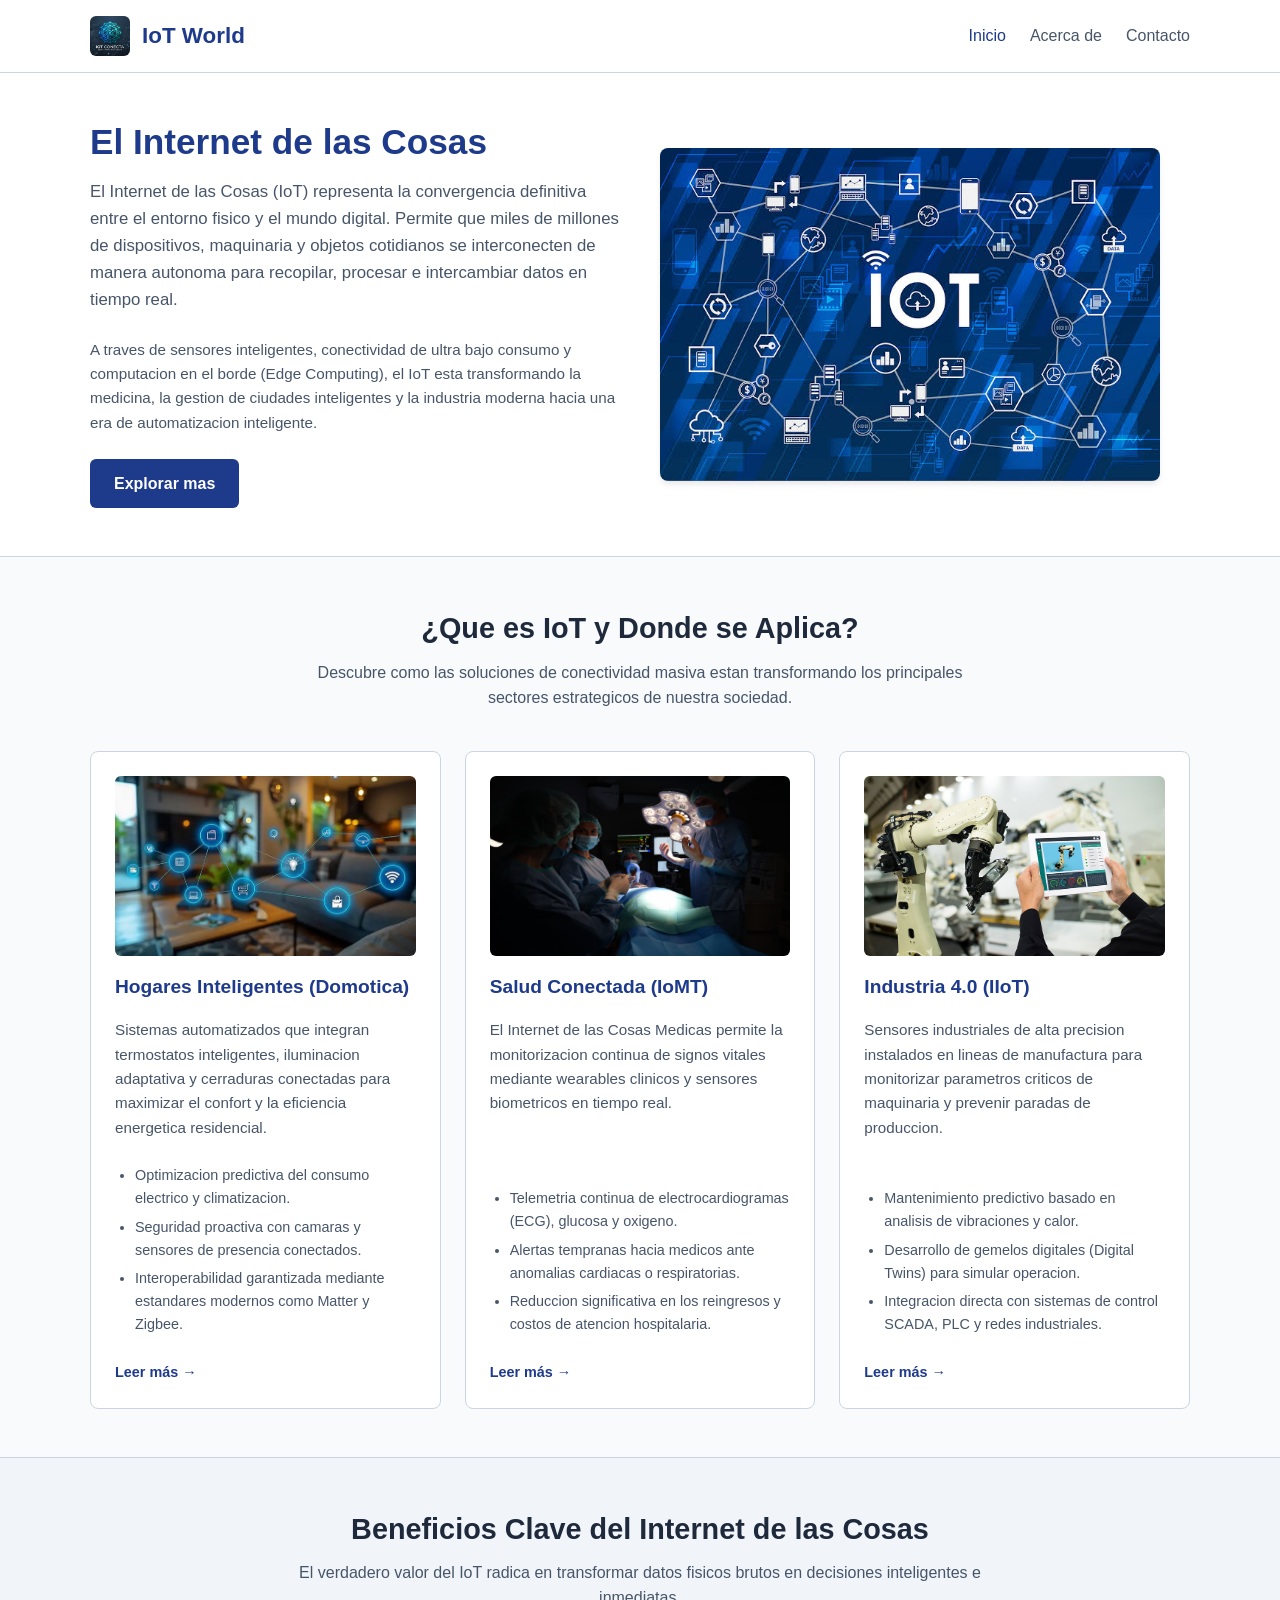
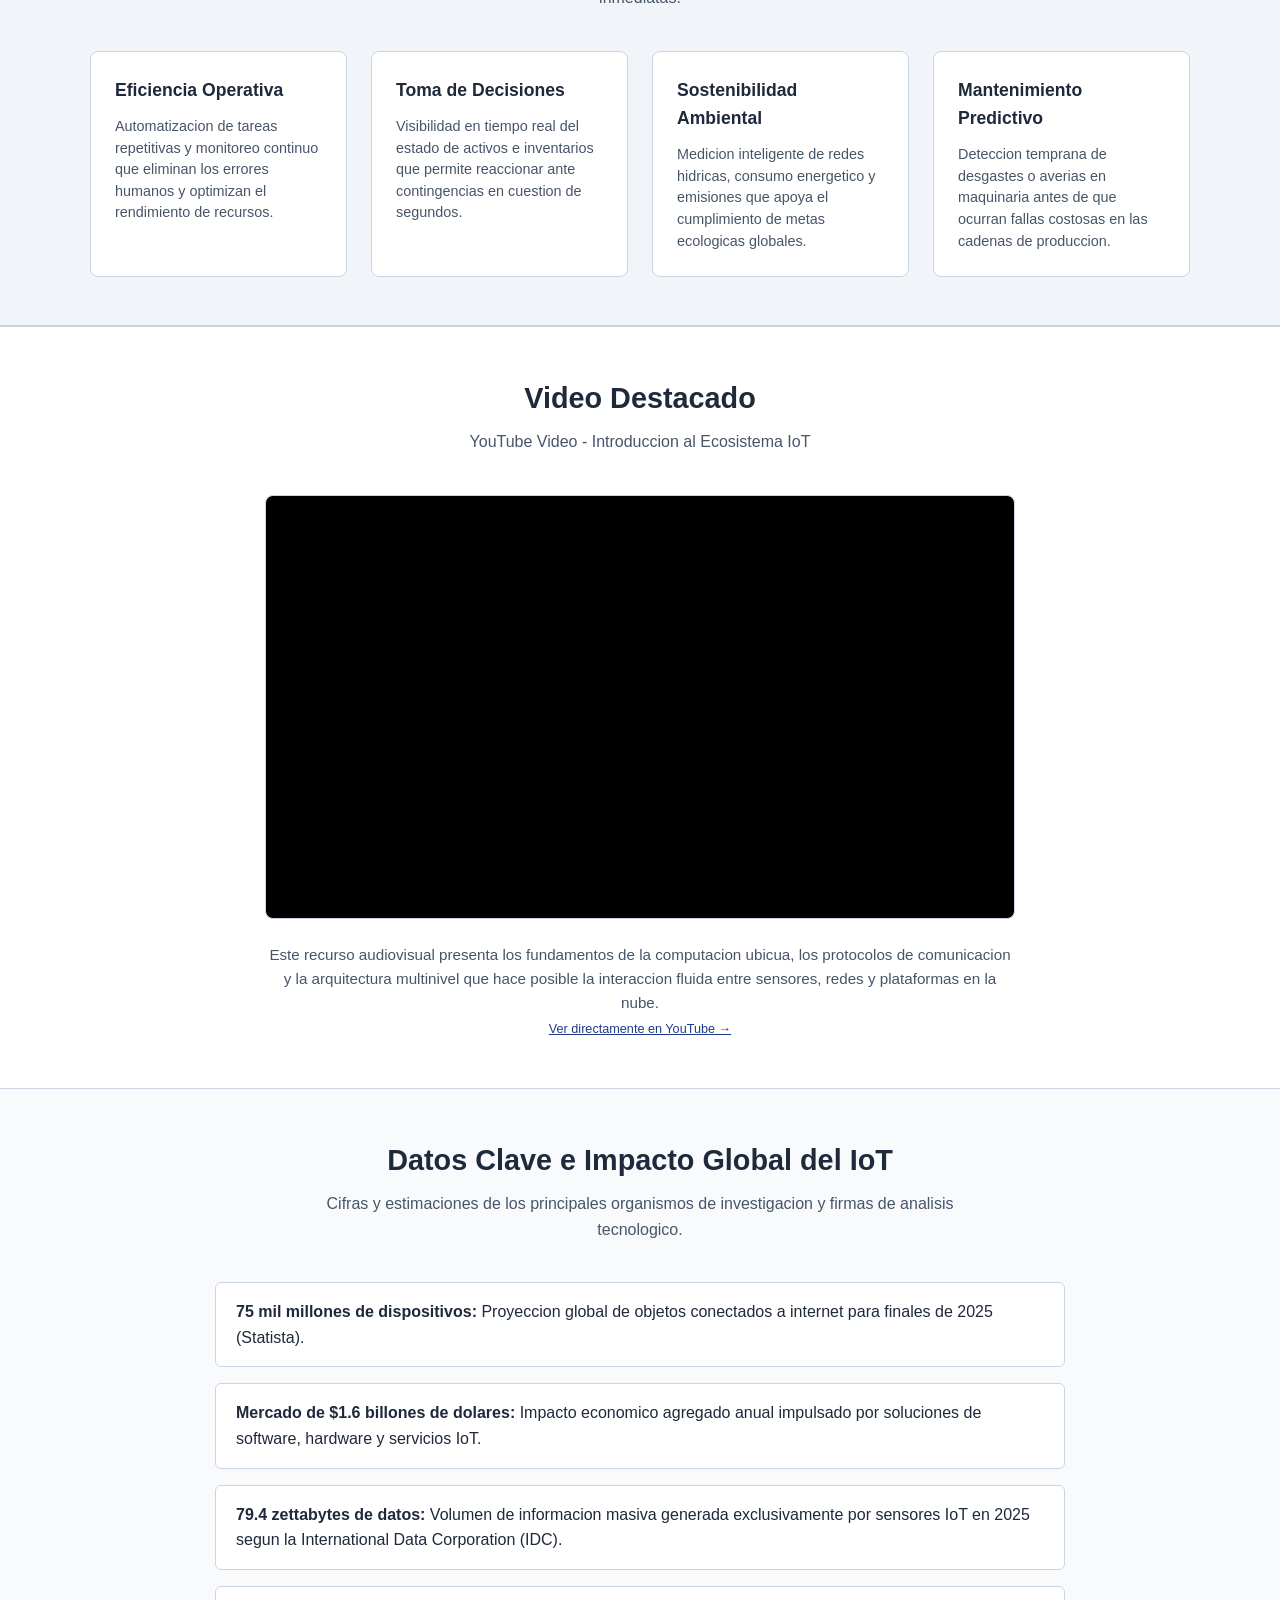
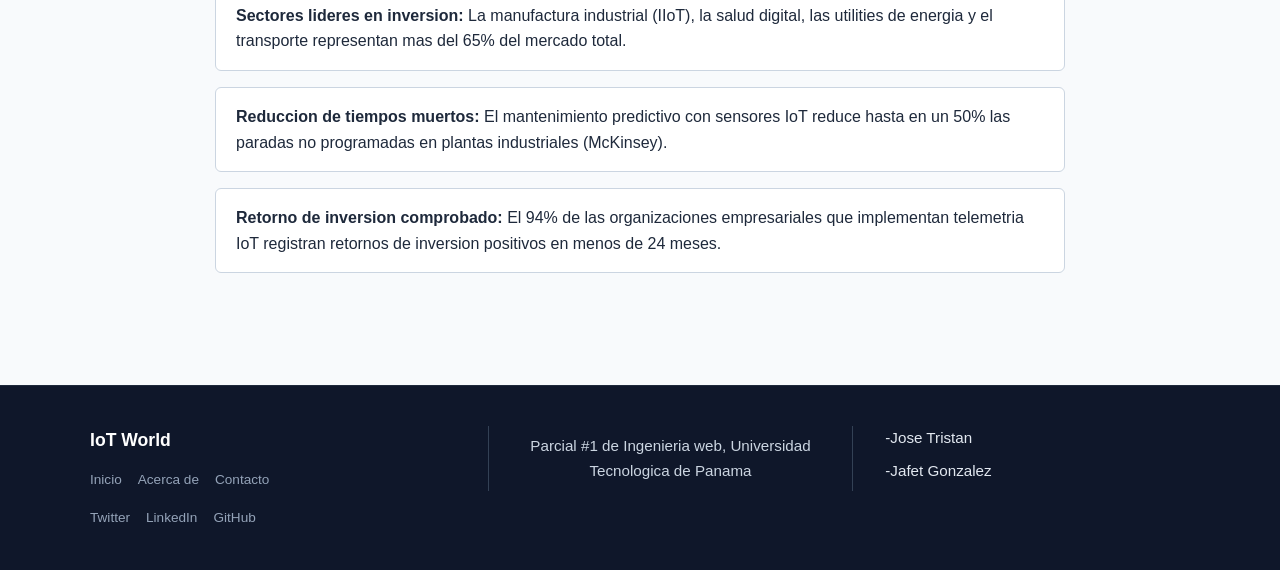
<file: html/index.html>
<!DOCTYPE html>
<html lang="es">
<head>
  <meta charset="UTF-8">
  <meta name="viewport" content="width=device-width, initial-scale=1.0">
  <meta name="referrer" content="strict-origin-when-cross-origin">
  <title>IoT World - El Internet de las Cosas</title>
  <link rel="stylesheet" href="../css/style.css">
</head>
<body>

  <!-- encabezado principal -->
  <header class="encabezado">
    <div class="contenedor barra-navegacion">
      <a href="index.html" class="logotipo">
        <img src="../img/logo.jpg" alt="logo iot world" class="imagen-logo">
        <span>IoT World</span>
      </a>
      <nav>
        <ul class="menu-navegacion">
          <li><a href="index.html" class="activo">Inicio</a></li>
          <li><a href="acerca.html">Acerca de</a></li>
          <li><a href="contacto.html">Contacto</a></li>
        </ul>
      </nav>
    </div>
  </header>

  <!-- seccion hero -->
  <section class="seccion-hero">
    <div class="contenedor fila-hero">
      <div class="hero-texto">
        <h1>El Internet de las Cosas</h1>
        <p>
          El Internet de las Cosas (IoT) representa la convergencia definitiva entre el entorno fisico y el mundo digital. Permite que miles de millones de dispositivos, maquinaria y objetos cotidianos se interconecten de manera autonoma para recopilar, procesar e intercambiar datos en tiempo real.
        </p>
        <p style="color: var(--color-texto-secundario); margin-bottom: 1.5rem; font-size: 0.95rem;">
          A traves de sensores inteligentes, conectividad de ultra bajo consumo y computacion en el borde (Edge Computing), el IoT esta transformando la medicina, la gestion de ciudades inteligentes y la industria moderna hacia una era de automatizacion inteligente.
        </p>
        <a href="#que-es-iot" class="boton-principal">Explorar mas</a>
      </div>
      <div class="hero-imagen">
        <img src="../img/portada.jpg" alt="concepto iot" class="imagen-portada">
      </div>
    </div>
  </section>

  <!-- seccion que es iot -->
  <section id="que-es-iot" class="seccion-que-es">
    <div class="contenedor">
      <div class="encabezado-seccion">
        <h2>¿Que es IoT y Donde se Aplica?</h2>
        <p>Descubre como las soluciones de conectividad masiva estan transformando los principales sectores estrategicos de nuestra sociedad.</p>
      </div>

      <div class="cuadricula-tarjetas">
        <article class="tarjeta">
          <img src="../img/hogaresInteligantes.jpg" alt="hogar inteligente" class="imagen-tarjeta">
          <h3>Hogares Inteligentes (Domotica)</h3>
          <p>
            Sistemas automatizados que integran termostatos inteligentes, iluminacion adaptativa y cerraduras conectadas para maximizar el confort y la eficiencia energetica residencial.
          </p>
          <ul class="lista-puntos">
            <li>Optimizacion predictiva del consumo electrico y climatizacion.</li>
            <li>Seguridad proactiva con camaras y sensores de presencia conectados.</li>
            <li>Interoperabilidad garantizada mediante estandares modernos como Matter y Zigbee.</li>
          </ul>
          <a href="https://www.mokosmart.com/es/iot-in-smart-home/" target="_blank" rel="noopener noreferrer" class="enlace-tarjeta">Leer más &rarr;</a>
        </article>

        <article class="tarjeta">
          <img src="../img/saludConectada.jpg" alt="salud conectada" class="imagen-tarjeta">
          <h3>Salud Conectada (IoMT)</h3>
          <p>
            El Internet de las Cosas Medicas permite la monitorizacion continua de signos vitales mediante wearables clinicos y sensores biometricos en tiempo real.
          </p>
          <ul class="lista-puntos">
            <li>Telemetria continua de electrocardiogramas (ECG), glucosa y oxigeno.</li>
            <li>Alertas tempranas hacia medicos ante anomalias cardiacas o respiratorias.</li>
            <li>Reduccion significativa en los reingresos y costos de atencion hospitalaria.</li>
          </ul>
          <a href="https://www.mokosmart.com/es/iot-in-smart-home/" target="_blank" rel="noopener noreferrer" class="enlace-tarjeta">Leer más &rarr;</a>
        </article>

        <article class="tarjeta">
          <img src="../img/industria4.0.jpg" alt="industria 4.0" class="imagen-tarjeta">
          <h3>Industria 4.0 (IIoT)</h3>
          <p>
            Sensores industriales de alta precision instalados en lineas de manufactura para monitorizar parametros criticos de maquinaria y prevenir paradas de produccion.
          </p>
          <ul class="lista-puntos">
            <li>Mantenimiento predictivo basado en analisis de vibraciones y calor.</li>
            <li>Desarrollo de gemelos digitales (Digital Twins) para simular operacion.</li>
            <li>Integracion directa con sistemas de control SCADA, PLC y redes industriales.</li>
          </ul>
          <a href="https://www.sas.com/es_co/insights/big-data/industry-4-0.html" target="_blank" rel="noopener noreferrer" class="enlace-tarjeta">Leer más &rarr;</a>
        </article>
      </div>
    </div>
  </section>

  <!-- seccion beneficios y pilares -->
  <section class="seccion-beneficios">
    <div class="contenedor">
      <div class="encabezado-seccion">
        <h2>Beneficios Clave del Internet de las Cosas</h2>
        <p>El verdadero valor del IoT radica en transformar datos fisicos brutos en decisiones inteligentes e inmediatas.</p>
      </div>

      <div class="cuadricula-beneficios">
        <article class="tarjeta-beneficio">
          <h3>Eficiencia Operativa</h3>
          <p>Automatizacion de tareas repetitivas y monitoreo continuo que eliminan los errores humanos y optimizan el rendimiento de recursos.</p>
        </article>

        <article class="tarjeta-beneficio">
          <h3>Toma de Decisiones</h3>
          <p>Visibilidad en tiempo real del estado de activos e inventarios que permite reaccionar ante contingencias en cuestion de segundos.</p>
        </article>

        <article class="tarjeta-beneficio">
          <h3>Sostenibilidad Ambiental</h3>
          <p>Medicion inteligente de redes hidricas, consumo energetico y emisiones que apoya el cumplimiento de metas ecologicas globales.</p>
        </article>

        <article class="tarjeta-beneficio">
          <h3>Mantenimiento Predictivo</h3>
          <p>Deteccion temprana de desgastes o averias en maquinaria antes de que ocurran fallas costosas en las cadenas de produccion.</p>
        </article>
      </div>
    </div>
  </section>

  <!-- seccion video destacado -->
  <section class="seccion-video">
    <div class="contenedor contenedor-video">
      <div class="encabezado-seccion">
        <h2>Video Destacado</h2>
        <p>YouTube Video - Introduccion al Ecosistema IoT</p>
      </div>

      <div class="reproductor-iframe">
        <iframe width="560" height="315" src="https://www.youtube.com/embed/c_7c0jbQTKE?si=JnKybMU4lvrzre_B" title="YouTube video player" frameborder="0" allow="accelerometer; autoplay; clipboard-write; encrypted-media; gyroscope; picture-in-picture; web-share" referrerpolicy="strict-origin-when-cross-origin" allowfullscreen></iframe>
      </div>
      <p class="video-pie">
        Este recurso audiovisual presenta los fundamentos de la computacion ubicua, los protocolos de comunicacion y la arquitectura multinivel que hace posible la interaccion fluida entre sensores, redes y plataformas en la nube.
        <br>
        <small><a href="https://www.youtube.com/watch?v=QSIPNhOiMoE" target="_blank" rel="noopener noreferrer" style="color: var(--color-primario); text-decoration: underline;">Ver directamente en YouTube &rarr;</a></small>
      </p>
    </div>
  </section>

  <!-- seccion datos clave -->
  <aside class="seccion-datos" aria-label="datos estadisticos sobre iot">
    <div class="contenedor">
      <div class="encabezado-seccion">
        <h2>Datos Clave e Impacto Global del IoT</h2>
        <p>Cifras y estimaciones de los principales organismos de investigacion y firmas de analisis tecnologico.</p>
      </div>
      <ul class="lista-datos">
        <li><strong>75 mil millones de dispositivos:</strong> Proyeccion global de objetos conectados a internet para finales de 2025 (Statista).</li>
        <li><strong>Mercado de $1.6 billones de dolares:</strong> Impacto economico agregado anual impulsado por soluciones de software, hardware y servicios IoT.</li>
        <li><strong>79.4 zettabytes de datos:</strong> Volumen de informacion masiva generada exclusivamente por sensores IoT en 2025 segun la International Data Corporation (IDC).</li>
        <li><strong>Sectores lideres en inversion:</strong> La manufactura industrial (IIoT), la salud digital, las utilities de energia y el transporte representan mas del 65% del mercado total.</li>
        <li><strong>Reduccion de tiempos muertos:</strong> El mantenimiento predictivo con sensores IoT reduce hasta en un 50% las paradas no programadas en plantas industriales (McKinsey).</li>
        <li><strong>Retorno de inversion comprobado:</strong> El 94% de las organizaciones empresariales que implementan telemetria IoT registran retornos de inversion positivos en menos de 24 meses.</li>
      </ul>
    </div>
  </aside>

  <!-- pie de pagina -->
  <footer class="pie-pagina">
    <div class="contenedor cuadricula-pie">
      <div class="columna-pie">
        <h4>IoT World</h4>
        <ul class="mini-menu">
          <li><a href="index.html">Inicio</a></li>
          <li><a href="acerca.html">Acerca de</a></li>
          <li><a href="contacto.html">Contacto</a></li>
        </ul>
        <ul class="redes-pie">
          <li><a href="https://twitter.com" target="_blank" rel="noopener noreferrer">Twitter</a></li>
          <li><a href="https://linkedin.com" target="_blank" rel="noopener noreferrer">LinkedIn</a></li>
          <li><a href="https://github.com" target="_blank" rel="noopener noreferrer">GitHub</a></li>
        </ul>
      </div>

      <div class="columna-pie texto-parcial">
        Parcial #1 de Ingenieria web, Universidad Tecnologica de Panama
      </div>

      <div class="columna-pie">
        <ul class="lista-autores">
          <li>-Jose Tristan</li>
          <li>-Jafet Gonzalez</li>
        </ul>
      </div>
    </div>
  </footer>

</body>
</html>
</file>
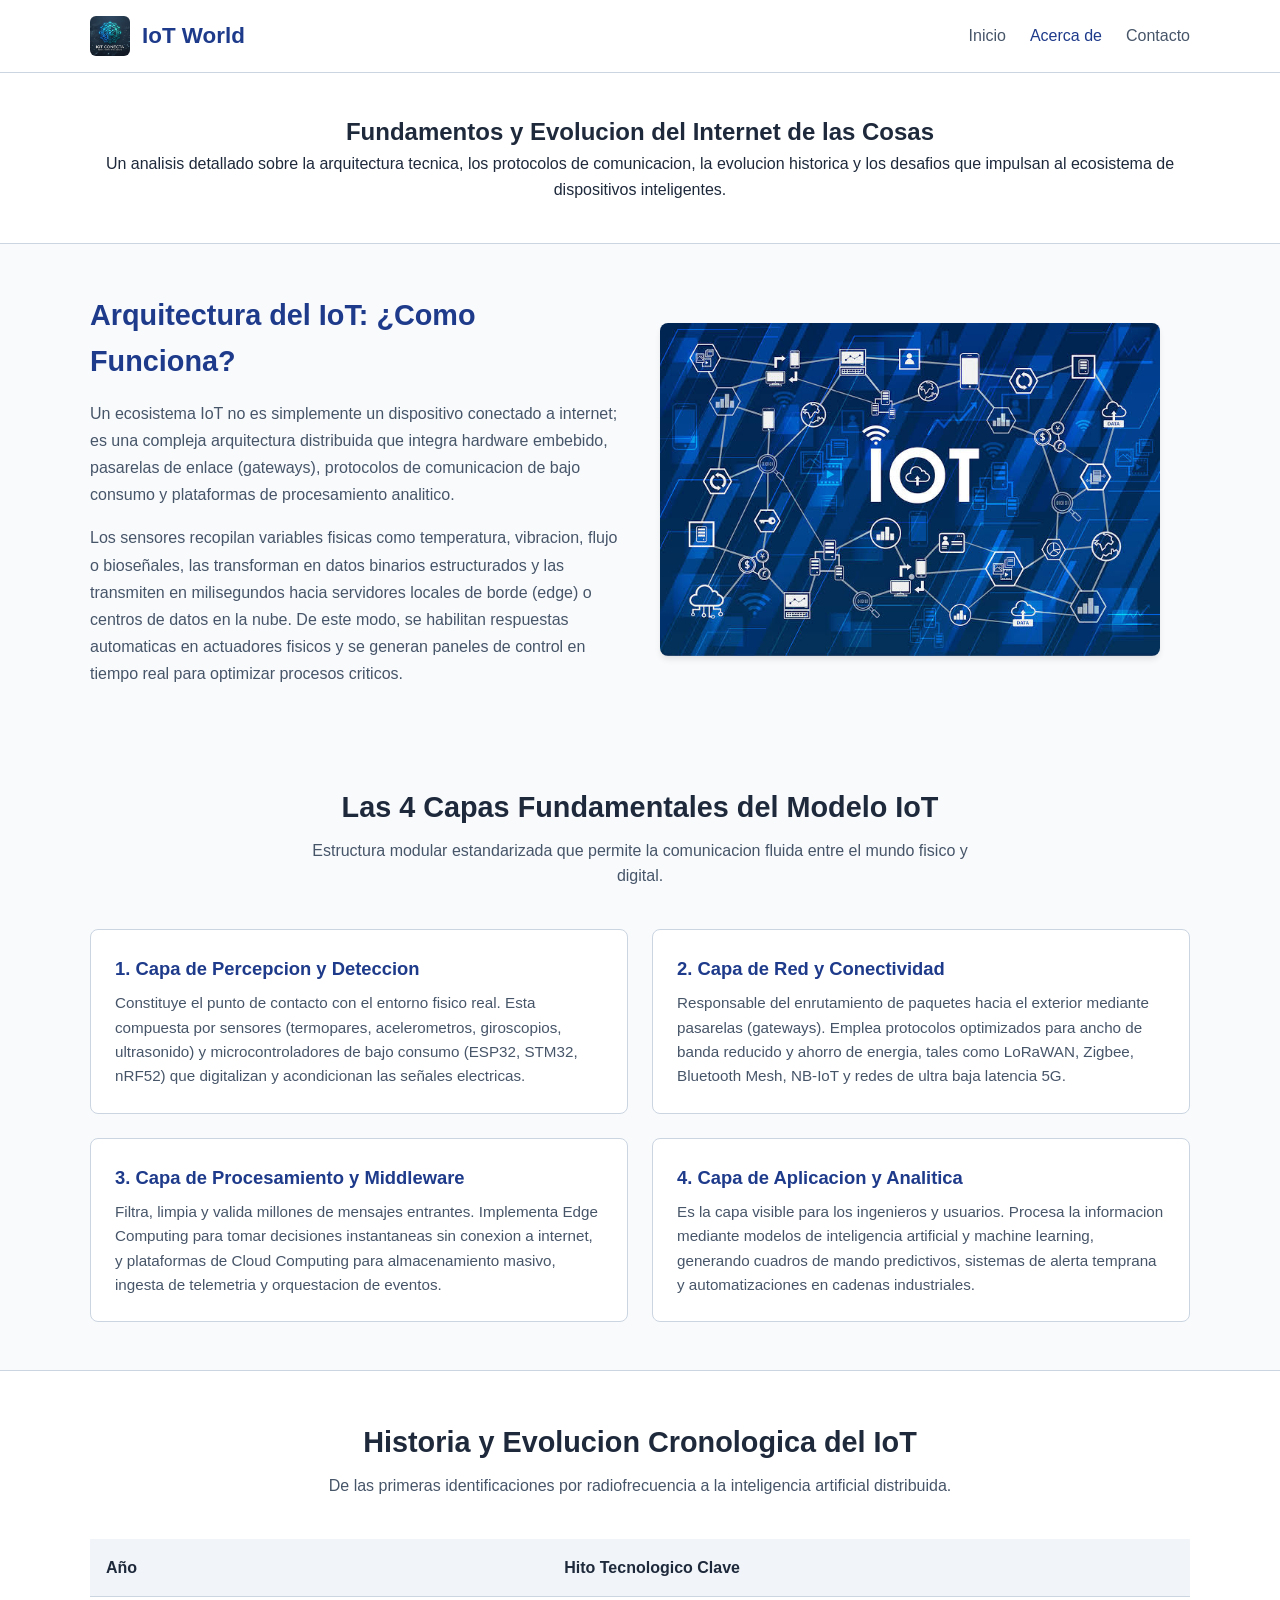
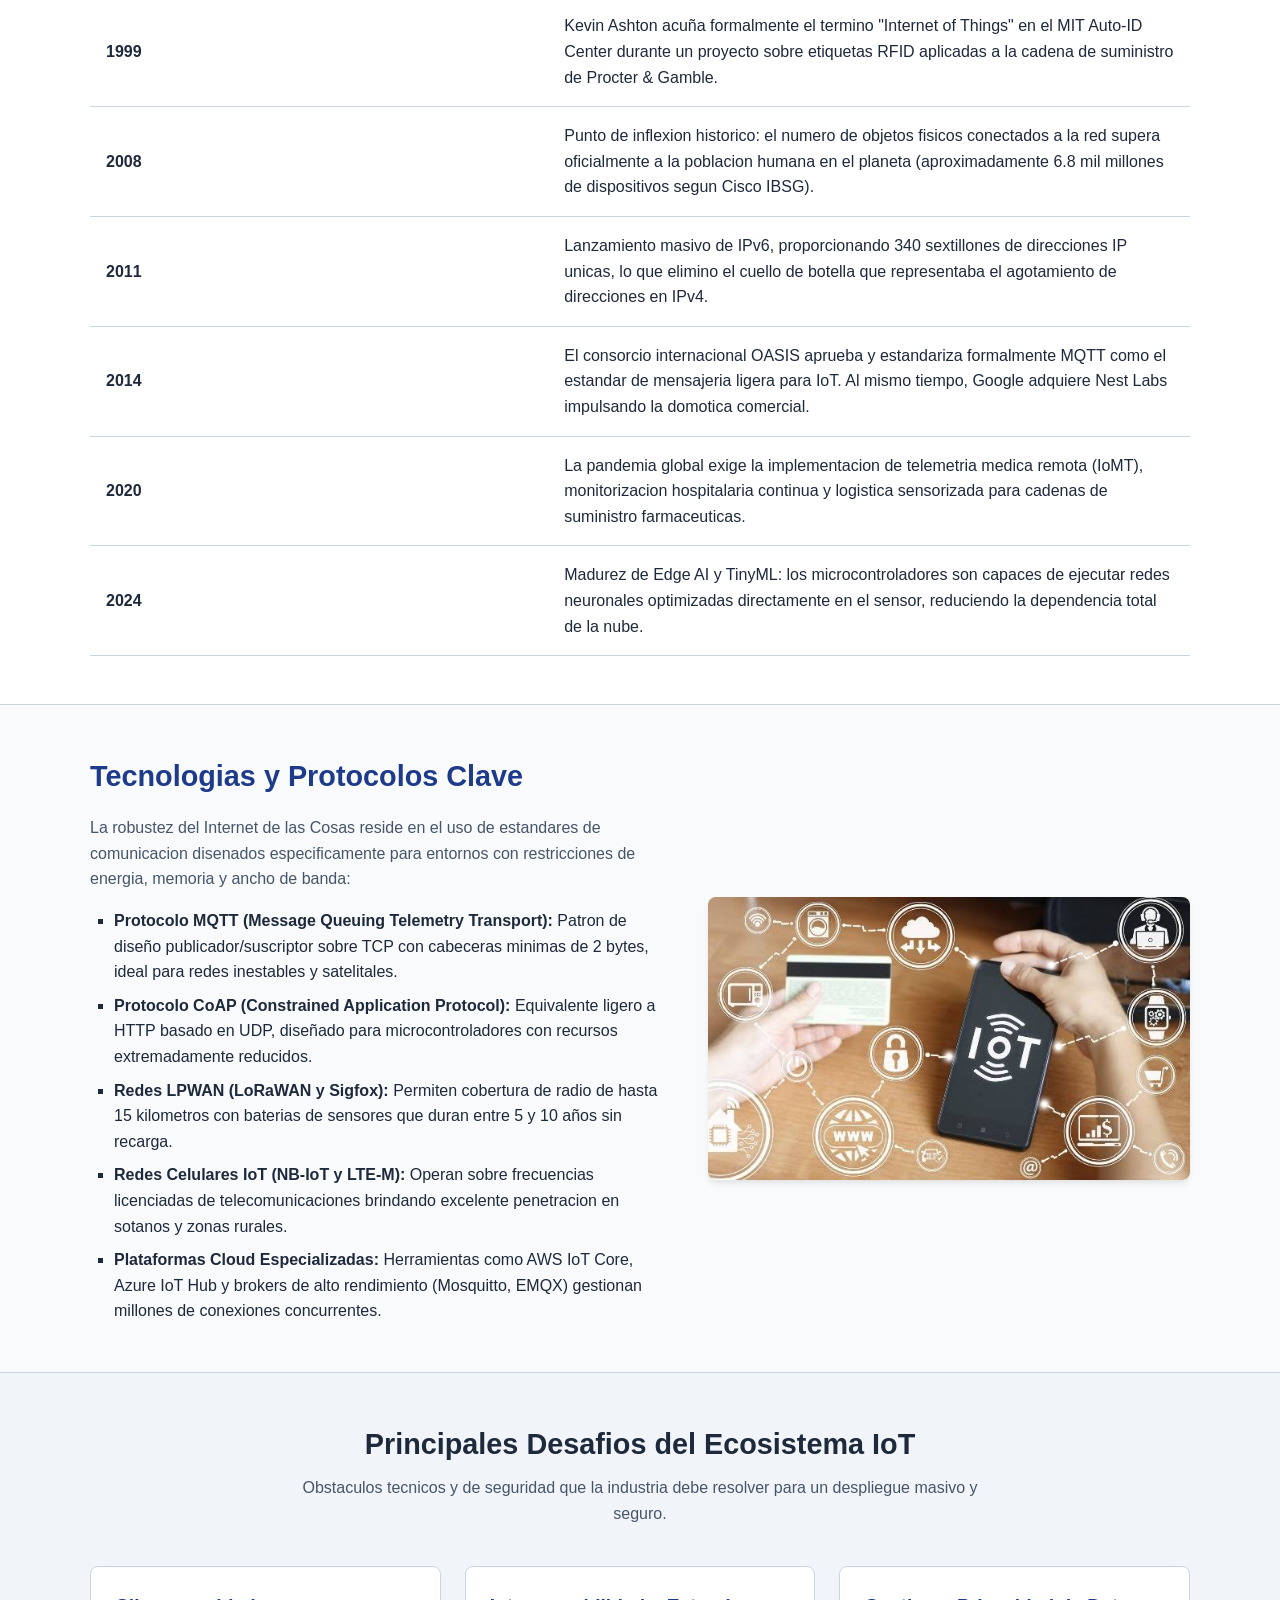
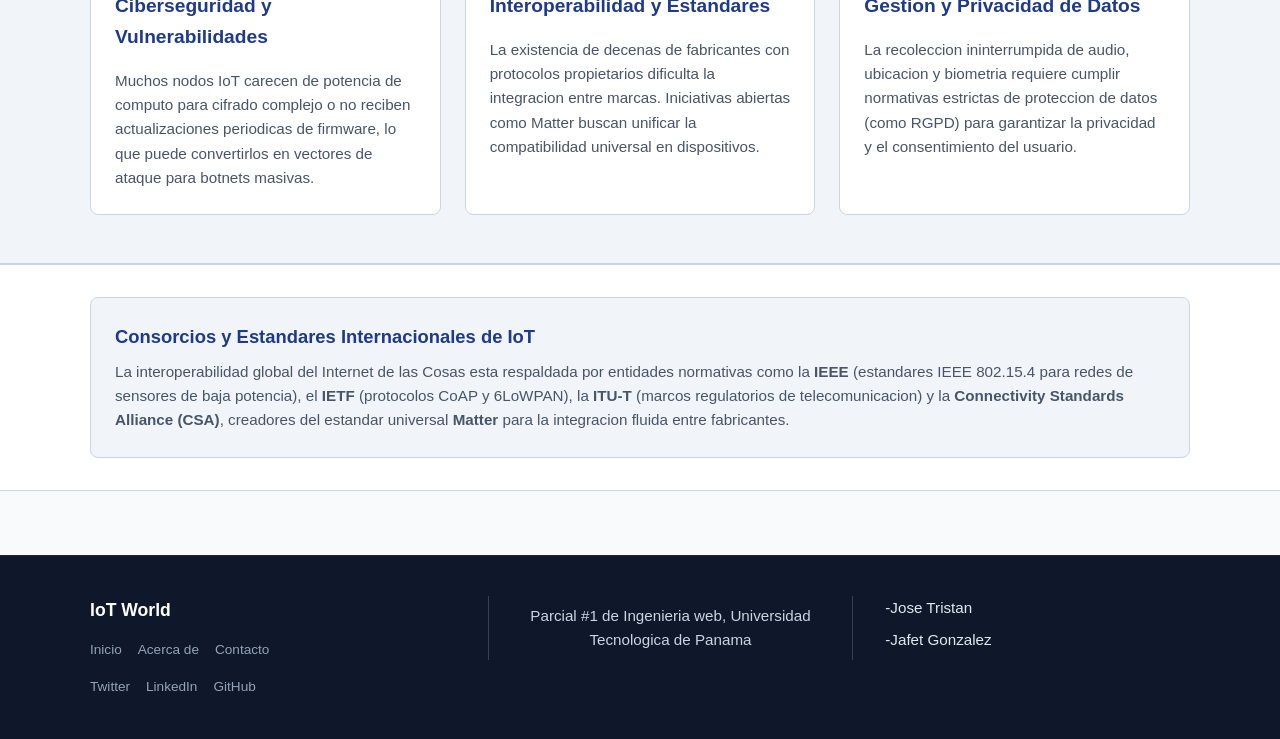
<file: html/acerca.html>
<!DOCTYPE html>
<html lang="es">
<head>
  <meta charset="UTF-8">
  <meta name="viewport" content="width=device-width, initial-scale=1.0">
  <title>Acerca de - IoT World</title>
  <link rel="stylesheet" href="../css/style.css">
</head>
<body>

  <!-- encabezado principal -->
  <header class="encabezado">
    <div class="contenedor barra-navegacion">
      <a href="index.html" class="logotipo">
        <img src="../img/logo.jpg" alt="logo iot world" class="imagen-logo">
        <span>IoT World</span>
      </a>
      <nav>
        <ul class="menu-navegacion">
          <li><a href="index.html">Inicio</a></li>
          <li><a href="acerca.html" class="activo">Acerca de</a></li>
          <li><a href="contacto.html">Contacto</a></li>
        </ul>
      </nav>
    </div>
  </header>

  <!-- introduccion acerca de -->
  <section class="seccion-acerca-intro">
    <div class="contenedor">
      <h1>Fundamentos y Evolucion del Internet de las Cosas</h1>
      <p>Un analisis detallado sobre la arquitectura tecnica, los protocolos de comunicacion, la evolucion historica y los desafios que impulsan al ecosistema de dispositivos inteligentes.</p>
    </div>
  </section>

  <!-- seccion arquitectura del iot -->
  <section class="seccion-mision">
    <div class="contenedor fila-mision">
      <div class="mision-texto">
        <h2>Arquitectura del IoT: ¿Como Funciona?</h2>
        <p>
          Un ecosistema IoT no es simplemente un dispositivo conectado a internet; es una compleja arquitectura distribuida que integra hardware embebido, pasarelas de enlace (gateways), protocolos de comunicacion de bajo consumo y plataformas de procesamiento analitico.
        </p>
        <p style="margin-top: 1rem;">
          Los sensores recopilan variables fisicas como temperatura, vibracion, flujo o bioseñales, las transforman en datos binarios estructurados y las transmiten en milisegundos hacia servidores locales de borde (edge) o centros de datos en la nube. De este modo, se habilitan respuestas automaticas en actuadores fisicos y se generan paneles de control en tiempo real para optimizar procesos criticos.
        </p>
      </div>
      <div class="mision-imagen">
        <img src="../img/portada.jpg" alt="arquitectura iot" class="imagen-seccion">
      </div>
    </div>
  </section>

  <!-- seccion cuatro capas del iot -->
  <section class="seccion-arquitectura">
    <div class="contenedor">
      <div class="encabezado-seccion">
        <h2>Las 4 Capas Fundamentales del Modelo IoT</h2>
        <p>Estructura modular estandarizada que permite la comunicacion fluida entre el mundo fisico y digital.</p>
      </div>

      <div class="cuadricula-capas">
        <article class="tarjeta-capa">
          <h3>1. Capa de Percepcion y Deteccion</h3>
          <p>
            Constituye el punto de contacto con el entorno fisico real. Esta compuesta por sensores (termopares, acelerometros, giroscopios, ultrasonido) y microcontroladores de bajo consumo (ESP32, STM32, nRF52) que digitalizan y acondicionan las señales electricas.
          </p>
        </article>

        <article class="tarjeta-capa">
          <h3>2. Capa de Red y Conectividad</h3>
          <p>
            Responsable del enrutamiento de paquetes hacia el exterior mediante pasarelas (gateways). Emplea protocolos optimizados para ancho de banda reducido y ahorro de energia, tales como LoRaWAN, Zigbee, Bluetooth Mesh, NB-IoT y redes de ultra baja latencia 5G.
          </p>
        </article>

        <article class="tarjeta-capa">
          <h3>3. Capa de Procesamiento y Middleware</h3>
          <p>
            Filtra, limpia y valida millones de mensajes entrantes. Implementa Edge Computing para tomar decisiones instantaneas sin conexion a internet, y plataformas de Cloud Computing para almacenamiento masivo, ingesta de telemetria y orquestacion de eventos.
          </p>
        </article>

        <article class="tarjeta-capa">
          <h3>4. Capa de Aplicacion y Analitica</h3>
          <p>
            Es la capa visible para los ingenieros y usuarios. Procesa la informacion mediante modelos de inteligencia artificial y machine learning, generando cuadros de mando predictivos, sistemas de alerta temprana y automatizaciones en cadenas industriales.
          </p>
        </article>
      </div>
    </div>
  </section>

  <!-- seccion historia del iot -->
  <section class="seccion-historia">
    <div class="contenedor">
      <div class="encabezado-seccion">
        <h2>Historia y Evolucion Cronologica del IoT</h2>
        <p>De las primeras identificaciones por radiofrecuencia a la inteligencia artificial distribuida.</p>
      </div>

      <table class="tabla-historia">
        <thead>
          <tr>
            <th>Año</th>
            <th>Hito Tecnologico Clave</th>
          </tr>
        </thead>
        <tbody>
          <tr>
            <td><strong>1999</strong></td>
            <td>Kevin Ashton acuña formalmente el termino "Internet of Things" en el MIT Auto-ID Center durante un proyecto sobre etiquetas RFID aplicadas a la cadena de suministro de Procter & Gamble.</td>
          </tr>
          <tr>
            <td><strong>2008</strong></td>
            <td>Punto de inflexion historico: el numero de objetos fisicos conectados a la red supera oficialmente a la poblacion humana en el planeta (aproximadamente 6.8 mil millones de dispositivos segun Cisco IBSG).</td>
          </tr>
          <tr>
            <td><strong>2011</strong></td>
            <td>Lanzamiento masivo de IPv6, proporcionando 340 sextillones de direcciones IP unicas, lo que elimino el cuello de botella que representaba el agotamiento de direcciones en IPv4.</td>
          </tr>
          <tr>
            <td><strong>2014</strong></td>
            <td>El consorcio internacional OASIS aprueba y estandariza formalmente MQTT como el estandar de mensajeria ligera para IoT. Al mismo tiempo, Google adquiere Nest Labs impulsando la domotica comercial.</td>
          </tr>
          <tr>
            <td><strong>2020</strong></td>
            <td>La pandemia global exige la implementacion de telemetria medica remota (IoMT), monitorizacion hospitalaria continua y logistica sensorizada para cadenas de suministro farmaceuticas.</td>
          </tr>
          <tr>
            <td><strong>2024</strong></td>
            <td>Madurez de Edge AI y TinyML: los microcontroladores son capaces de ejecutar redes neuronales optimizadas directamente en el sensor, reduciendo la dependencia total de la nube.</td>
          </tr>
        </tbody>
      </table>
    </div>
  </section>

  <!-- seccion tecnologias clave -->
  <section class="seccion-tecnologias">
    <div class="contenedor fila-tecnologias">
      <div class="tecnologias-texto">
        <h2>Tecnologias y Protocolos Clave</h2>
        <p>
          La robustez del Internet de las Cosas reside en el uso de estandares de comunicacion disenados especificamente para entornos con restricciones de energia, memoria y ancho de banda:
        </p>
        <ul class="lista-tecnologias">
          <li><strong>Protocolo MQTT (Message Queuing Telemetry Transport):</strong> Patron de diseño publicador/suscriptor sobre TCP con cabeceras minimas de 2 bytes, ideal para redes inestables y satelitales.</li>
          <li><strong>Protocolo CoAP (Constrained Application Protocol):</strong> Equivalente ligero a HTTP basado en UDP, diseñado para microcontroladores con recursos extremadamente reducidos.</li>
          <li><strong>Redes LPWAN (LoRaWAN y Sigfox):</strong> Permiten cobertura de radio de hasta 15 kilometros con baterias de sensores que duran entre 5 y 10 años sin recarga.</li>
          <li><strong>Redes Celulares IoT (NB-IoT y LTE-M):</strong> Operan sobre frecuencias licenciadas de telecomunicaciones brindando excelente penetracion en sotanos y zonas rurales.</li>
          <li><strong>Plataformas Cloud Especializadas:</strong> Herramientas como AWS IoT Core, Azure IoT Hub y brokers de alto rendimiento (Mosquitto, EMQX) gestionan millones de conexiones concurrentes.</li>
        </ul>
      </div>

      <div class="tecnologias-imagen">
        <img src="../img/keyTech.jpg" alt="tecnologias clave" class="imagen-seccion">
      </div>
    </div>
  </section>

  <!-- seccion desafios del iot -->
  <section class="seccion-beneficios">
    <div class="contenedor">
      <div class="encabezado-seccion">
        <h2>Principales Desafios del Ecosistema IoT</h2>
        <p>Obstaculos tecnicos y de seguridad que la industria debe resolver para un despliegue masivo y seguro.</p>
      </div>

      <div class="cuadricula-tarjetas">
        <article class="tarjeta">
          <h3>Ciberseguridad y Vulnerabilidades</h3>
          <p>
            Muchos nodos IoT carecen de potencia de computo para cifrado complejo o no reciben actualizaciones periodicas de firmware, lo que puede convertirlos en vectores de ataque para botnets masivas.
          </p>
        </article>

        <article class="tarjeta">
          <h3>Interoperabilidad y Estandares</h3>
          <p>
            La existencia de decenas de fabricantes con protocolos propietarios dificulta la integracion entre marcas. Iniciativas abiertas como Matter buscan unificar la compatibilidad universal en dispositivos.
          </p>
        </article>

        <article class="tarjeta">
          <h3>Gestion y Privacidad de Datos</h3>
          <p>
            La recoleccion ininterrumpida de audio, ubicacion y biometria requiere cumplir normativas estrictas de proteccion de datos (como RGPD) para garantizar la privacidad y el consentimiento del usuario.
          </p>
        </article>
      </div>
    </div>
  </section>

  <!-- nota complementaria sobre estandarizacion con aside -->
  <aside class="nota-complementaria" aria-label="organismos de estandarizacion">
    <div class="contenedor">
      <div class="caja-nota">
        <h3>Consorcios y Estandares Internacionales de IoT</h3>
        <p>
          La interoperabilidad global del Internet de las Cosas esta respaldada por entidades normativas como la <strong>IEEE</strong> (estandares IEEE 802.15.4 para redes de sensores de baja potencia), el <strong>IETF</strong> (protocolos CoAP y 6LoWPAN), la <strong>ITU-T</strong> (marcos regulatorios de telecomunicacion) y la <strong>Connectivity Standards Alliance (CSA)</strong>, creadores del estandar universal <strong>Matter</strong> para la integracion fluida entre fabricantes.
        </p>
      </div>
    </div>
  </aside>

  <!-- pie de pagina -->
  <footer class="pie-pagina">
    <div class="contenedor cuadricula-pie">
      <div class="columna-pie">
        <h4>IoT World</h4>
        <ul class="mini-menu">
          <li><a href="index.html">Inicio</a></li>
          <li><a href="acerca.html">Acerca de</a></li>
          <li><a href="contacto.html">Contacto</a></li>
        </ul>
        <ul class="redes-pie">
          <li><a href="https://twitter.com" target="_blank" rel="noopener noreferrer">Twitter</a></li>
          <li><a href="https://linkedin.com" target="_blank" rel="noopener noreferrer">LinkedIn</a></li>
          <li><a href="https://github.com" target="_blank" rel="noopener noreferrer">GitHub</a></li>
        </ul>
      </div>

      <div class="columna-pie texto-parcial">
        Parcial #1 de Ingenieria web, Universidad Tecnologica de Panama
      </div>

      <div class="columna-pie">
        <ul class="lista-autores">
          <li>-Jose Tristan</li>
          <li>-Jafet Gonzalez</li>
        </ul>
      </div>
    </div>
  </footer>

</body>
</html>
</file>
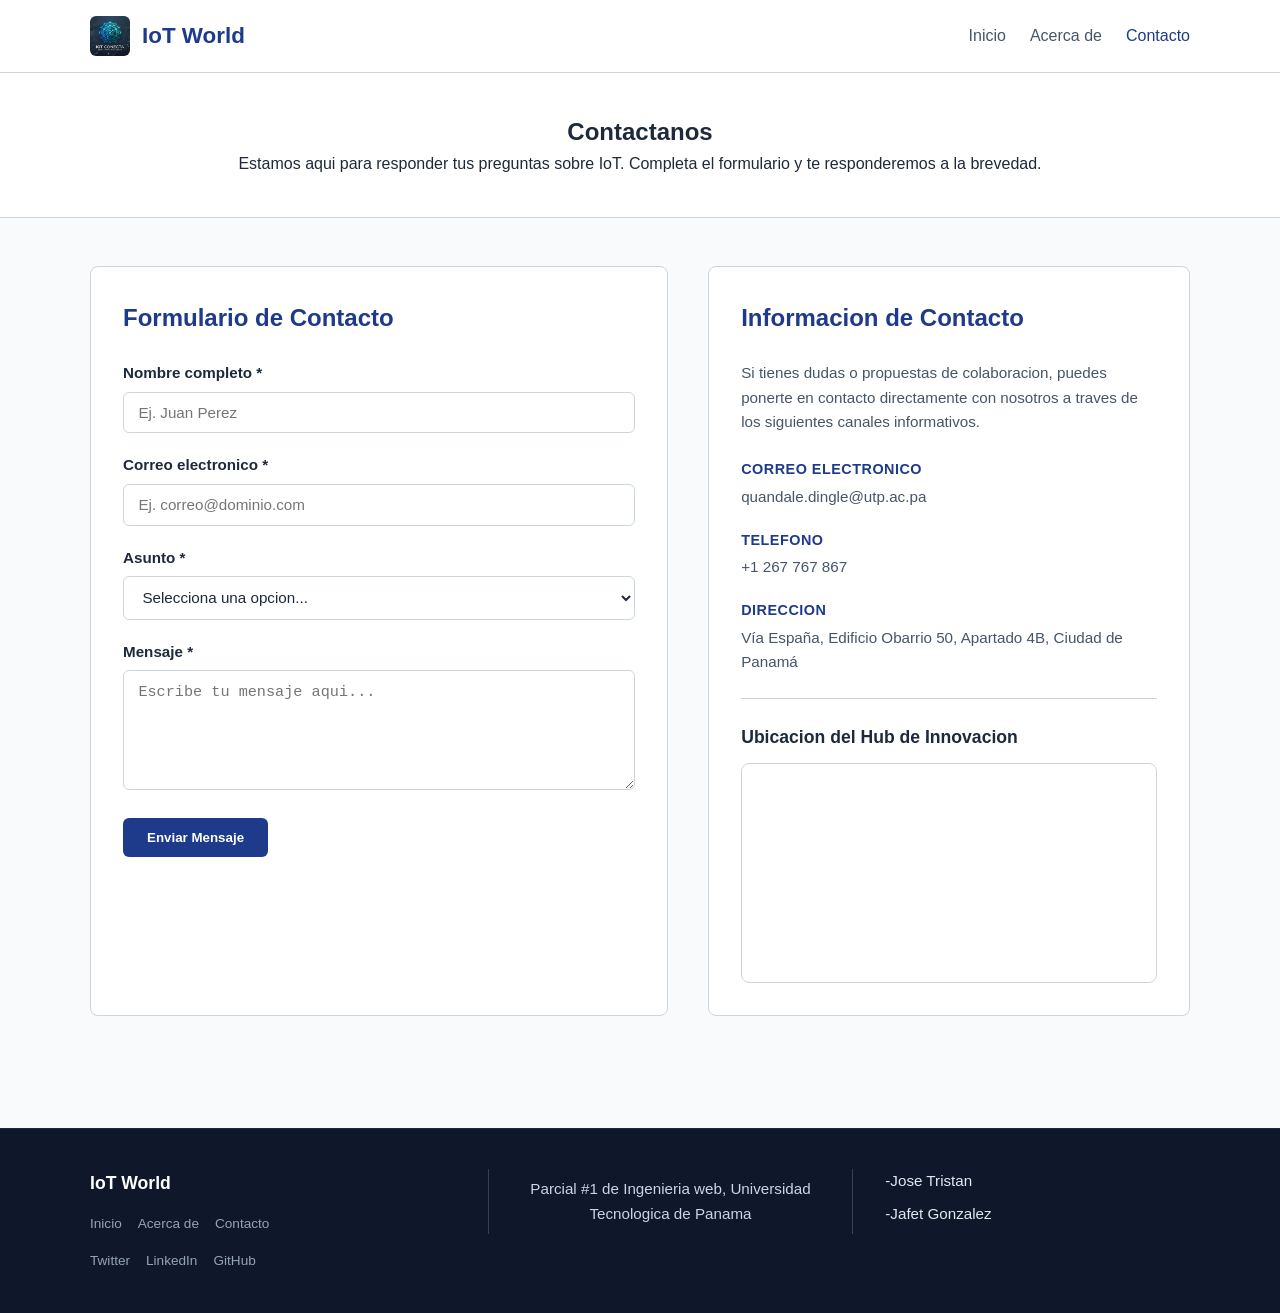
<file: html/contacto.html>
<!DOCTYPE html>
<html lang="es">
<head>
  <meta charset="UTF-8">
  <meta name="viewport" content="width=device-width, initial-scale=1.0">
  <title>Contacto - IoT World</title>
  <link rel="stylesheet" href="../css/style.css">
</head>
<body>

  <!-- encabezado principal -->
  <header class="encabezado">
    <div class="contenedor barra-navegacion">
      <a href="index.html" class="logotipo">
        <img src="../img/logo.jpg" alt="logo iot world" class="imagen-logo">
        <span>IoT World</span>
      </a>
      <nav>
        <ul class="menu-navegacion">
          <li><a href="index.html">Inicio</a></li>
          <li><a href="acerca.html">Acerca de</a></li>
          <li><a href="contacto.html" class="activo">Contacto</a></li>
        </ul>
      </nav>
    </div>
  </header>

  <!-- introduccion contacto -->
  <section class="seccion-acerca-intro">
    <div class="contenedor">
      <h1>Contactanos</h1>
      <p>Estamos aqui para responder tus preguntas sobre IoT. Completa el formulario y te responderemos a la brevedad.</p>
    </div>
  </section>

  <!-- seccion contenido de contacto -->
  <section class="seccion-contacto">
    <div class="contenedor fila-contacto">
      
      <!-- formulario de contacto -->
      <article class="tarjeta-formulario">
        <h2>Formulario de Contacto</h2>

        <div id="alerta-envio" class="alerta-exito" style="display: none;"></div>

        <form id="formulario-contacto" action="/enviar-contacto" method="POST">
          <div class="grupo-campo">
            <label for="nombre">Nombre completo *</label>
            <input 
              type="text" 
              id="nombre" 
              name="nombre" 
              class="campo-control" 
              placeholder="Ej. Juan Perez" 
              required 
              minlength="3"
            >
          </div>

          <div class="grupo-campo">
            <label for="correo">Correo electronico *</label>
            <input 
              type="email" 
              id="correo" 
              name="correo" 
              class="campo-control" 
              placeholder="Ej. correo@dominio.com" 
              required
            >
          </div>

          <div class="grupo-campo">
            <label for="asunto">Asunto *</label>
            <select id="asunto" name="asunto" class="campo-control" required>
              <option value="" disabled selected>Selecciona una opcion...</option>
              <option value="Consulta General">Consulta General</option>
              <option value="Colaboracion Academica">Colaboracion Academica</option>
              <option value="Propuesta de Proyecto">Propuesta de Proyecto</option>
              <option value="Soporte y Preguntas">Soporte y Preguntas</option>
            </select>
          </div>

          <div class="grupo-campo">
            <label for="mensaje">Mensaje *</label>
            <textarea 
              id="mensaje" 
              name="mensaje" 
              class="campo-control" 
              rows="5" 
              placeholder="Escribe tu mensaje aqui..." 
              required 
              minlength="10"
            ></textarea>
          </div>

          <button type="submit" class="boton-principal">Enviar Mensaje</button>
        </form>
      </article>

      <!-- informacion lateral y mapa -->
      <aside class="tarjeta-info-contacto">
        <h2>Informacion de Contacto</h2>
        <p style="color: var(--color-texto-secundario); margin-bottom: 1.5rem; font-size: 0.95rem;">
          Si tienes dudas o propuestas de colaboracion, puedes ponerte en contacto directamente con nosotros a traves de los siguientes canales informativos.
        </p>

        <div class="item-info">
          <strong>Correo Electronico</strong>
          <p>quandale.dingle@utp.ac.pa</p>
        </div>

        <div class="item-info">
          <strong>Telefono</strong>
          <p>+1 267 767 867</p>
        </div>

        <div class="item-info">
          <strong>Direccion</strong>
          <p>Vía España, Edificio Obarrio 50, Apartado 4B, Ciudad de Panamá</p>
        </div>

        <div class="seccion-mapa-hub">
          <h3>Ubicacion del Hub de Innovacion</h3>
          <iframe 
            class="mapa-interactivo"
            src="https://www.openstreetmap.org/export/embed.html?bbox=-79.5400%2C8.9800%2C-79.5100%2C9.0000&amp;layer=mapnik" 
            title="Mapa del Hub de Innovacion">
          </iframe>
        </div>
      </aside>

    </div>
  </section>

  <!-- pie de pagina -->
  <footer class="pie-pagina">
    <div class="contenedor cuadricula-pie">
      <div class="columna-pie">
        <h4>IoT World</h4>
        <ul class="mini-menu">
          <li><a href="index.html">Inicio</a></li>
          <li><a href="acerca.html">Acerca de</a></li>
          <li><a href="contacto.html">Contacto</a></li>
        </ul>
        <ul class="redes-pie">
          <li><a href="https://twitter.com" target="_blank" rel="noopener noreferrer">Twitter</a></li>
          <li><a href="https://linkedin.com" target="_blank" rel="noopener noreferrer">LinkedIn</a></li>
          <li><a href="https://github.com" target="_blank" rel="noopener noreferrer">GitHub</a></li>
        </ul>
      </div>

      <div class="columna-pie texto-parcial">
        Parcial #1 de Ingenieria web, Universidad Tecnologica de Panama
      </div>

      <div class="columna-pie">
        <ul class="lista-autores">
          <li>-Jose Tristan</li>
          <li>-Jafet Gonzalez</li>
        </ul>
      </div>
    </div>
  </footer>

  <!-- script para senalizacion temporal de envio -->
  <script>
    const form = document.getElementById('formulario-contacto');
    const alerta = document.getElementById('alerta-envio');

    if (form && alerta) {
      form.addEventListener('submit', async function (evento) {
        evento.preventDefault();
        const boton = form.querySelector('button[type="submit"]');
        boton.disabled = true;
        boton.textContent = 'Enviando...';

        try {
          const datos = new FormData(form);
          const respuesta = await fetch('/enviar-contacto', {
            method: 'POST',
            body: datos,
            headers: {
              'X-Requested-With': 'XMLHttpRequest'
            }
          });

          if (respuesta.ok) {
            form.reset();
            alerta.textContent = '¡Mensaje enviado con exito! Se ha guardado correctamente.';
            alerta.style.display = 'block';
            setTimeout(function () {
              alerta.style.display = 'none';
            }, 4000);
          } else {
            alerta.textContent = 'Por favor completa todos los campos requeridos.';
            alerta.style.display = 'block';
            setTimeout(function () {
              alerta.style.display = 'none';
            }, 4000);
          }
        } catch (error) {
          alerta.textContent = 'Error al conectar con el servidor. Intenta nuevamente.';
          alerta.style.display = 'block';
          setTimeout(function () {
            alerta.style.display = 'none';
          }, 4000);
        } finally {
          boton.disabled = false;
          boton.textContent = 'Enviar Mensaje';
        }
      });
    }
  </script>

</body>
</html>
</file>
<file: css/style.css>
/* variables de color y tipografia */
:root {
  --color-fondo: #f8fafc;
  --color-superficie: #ffffff;
  --color-texto: #1e293b;
  --color-texto-secundario: #475569;
  --color-primario: #1e3a8a;
  --color-primario-hover: #172554;
  --color-borde: #cbd5e1;
  --color-fondo-oscuro: #0f172a;
  --color-texto-oscuro: #f1f5f9;
  --color-placeholder: #e2e8f0;
}

/* estilos generales del documento */
* {
  box-sizing: border-box;
  margin: 0;
  padding: 0;
}

body {
  font-family: -apple-system, BlinkMacSystemFont, "Segoe UI", Roboto, Helvetica, Arial, sans-serif;
  background-color: var(--color-fondo);
  color: var(--color-texto);
  line-height: 1.6;
}

.contenedor {
  width: 90%;
  max-width: 1100px;
  margin: 0 auto;
}

/* encabezado y navegacion */
.encabezado {
  background-color: var(--color-superficie);
  border-bottom: 1px solid var(--color-borde);
  position: sticky;
  top: 0;
  z-index: 100;
}

.barra-navegacion {
  display: flex;
  justify-content: space-between;
  align-items: center;
  padding: 1rem 0;
}

.logotipo {
  font-size: 1.4rem;
  font-weight: 700;
  color: var(--color-primario);
  text-decoration: none;
  display: flex;
  align-items: center;
  gap: 0.75rem;
}

/* imagen del logotipo */
.imagen-logo {
  width: 40px;
  height: 40px;
  object-fit: cover;
  border-radius: 6px;
  display: block;
}

.caja-logo {
  display: flex;
  align-items: center;
  justify-content: center;
}

.caja-logo img {
  width: 40px;
  height: 40px;
  object-fit: cover;
  border-radius: 6px;
  display: block;
}

.menu-navegacion {
  list-style: none;
  display: flex;
  gap: 1.5rem;
}

.menu-navegacion a {
  text-decoration: none;
  color: var(--color-texto-secundario);
  font-weight: 500;
  transition: color 0.2s ease;
}

.menu-navegacion a:hover,
.menu-navegacion a.activo {
  color: var(--color-primario);
}

/* estilos de imagenes en las secciones */
.imagen-portada {
  width: 100%;
  max-width: 500px;
  height: auto;
  border-radius: 8px;
  box-shadow: 0 4px 6px -1px rgba(0, 0, 0, 0.1);
  display: block;
}

.imagen-tarjeta {
  width: 100%;
  height: 180px;
  object-fit: cover;
  border-radius: 6px;
  display: block;
}

.imagen-seccion {
  width: 100%;
  max-width: 500px;
  height: auto;
  border-radius: 8px;
  box-shadow: 0 4px 6px -1px rgba(0, 0, 0, 0.1);
  display: block;
}

.mapa-interactivo {
  width: 100%;
  height: 220px;
  border: 1px solid var(--color-borde);
  border-radius: 8px;
  display: block;
}

/* seccion hero */
.seccion-hero {
  padding: 3rem 0;
  background-color: var(--color-superficie);
  border-bottom: 1px solid var(--color-borde);
}

.fila-hero {
  display: grid;
  grid-template-columns: 1fr 1fr;
  gap: 2.5rem;
  align-items: center;
}

.hero-texto h1 {
  font-size: 2.2rem;
  line-height: 1.2;
  margin-bottom: 1rem;
  color: var(--color-primario);
}

.hero-texto p {
  color: var(--color-texto-secundario);
  margin-bottom: 1.5rem;
  font-size: 1.05rem;
}

.boton-principal {
  display: inline-block;
  background-color: var(--color-primario);
  color: #ffffff;
  padding: 0.75rem 1.5rem;
  border-radius: 6px;
  text-decoration: none;
  font-weight: 600;
  border: none;
  cursor: pointer;
  transition: background-color 0.2s ease;
}

.boton-principal:hover {
  background-color: var(--color-primario-hover);
}

/* seccion que es iot y tarjetas */
.seccion-que-es {
  padding: 3rem 0;
}

.encabezado-seccion {
  text-align: center;
  margin-bottom: 2.5rem;
}

.encabezado-seccion h2 {
  font-size: 1.8rem;
  color: var(--color-texto);
  margin-bottom: 0.5rem;
}

.encabezado-seccion p {
  color: var(--color-texto-secundario);
  max-width: 700px;
  margin: 0 auto;
}

.cuadricula-tarjetas {
  display: grid;
  grid-template-columns: repeat(3, 1fr);
  gap: 1.5rem;
}

.tarjeta {
  background-color: var(--color-superficie);
  border: 1px solid var(--color-borde);
  border-radius: 8px;
  padding: 1.5rem;
  display: flex;
  flex-direction: column;
  gap: 1rem;
}

.tarjeta h3 {
  font-size: 1.2rem;
  color: var(--color-primario);
}

.tarjeta p {
  font-size: 0.95rem;
  color: var(--color-texto-secundario);
  flex-grow: 1;
}

.enlace-tarjeta {
  color: var(--color-primario);
  text-decoration: none;
  font-weight: 600;
  font-size: 0.9rem;
}

.enlace-tarjeta:hover {
  text-decoration: underline;
}

/* lista de puntos para tarjetas */
.lista-puntos {
  list-style-type: disc;
  padding-left: 1.25rem;
  margin: 0.5rem 0;
  color: var(--color-texto-secundario);
  font-size: 0.9rem;
  display: flex;
  flex-direction: column;
  gap: 0.35rem;
}

/* seccion de beneficios */
.seccion-beneficios {
  padding: 3rem 0;
  background-color: #f1f5f9;
  border-top: 1px solid var(--color-borde);
  border-bottom: 1px solid var(--color-borde);
}

.cuadricula-beneficios {
  display: grid;
  grid-template-columns: repeat(4, 1fr);
  gap: 1.5rem;
}

.tarjeta-beneficio {
  background-color: var(--color-superficie);
  border: 1px solid var(--color-borde);
  border-radius: 8px;
  padding: 1.5rem;
  display: flex;
  flex-direction: column;
  gap: 0.75rem;
}

.tarjeta-beneficio h3 {
  font-size: 1.1rem;
  color: var(--color-texto);
}

.tarjeta-beneficio p {
  font-size: 0.9rem;
  color: var(--color-texto-secundario);
  line-height: 1.5;
}

/* seccion de arquitectura y capas */
.seccion-arquitectura {
  padding: 3rem 0;
}

.cuadricula-capas {
  display: grid;
  grid-template-columns: repeat(2, 1fr);
  gap: 1.5rem;
  margin-top: 1.5rem;
}

.tarjeta-capa {
  background-color: var(--color-superficie);
  border: 1px solid var(--color-borde);
  border-radius: 8px;
  padding: 1.5rem;
}

.tarjeta-capa h3 {
  font-size: 1.15rem;
  color: var(--color-primario);
  margin-bottom: 0.5rem;
}

.tarjeta-capa p {
  font-size: 0.95rem;
  color: var(--color-texto-secundario);
  line-height: 1.6;
}

/* notas y secciones complementarias con aside */
.nota-complementaria {
  padding: 2rem 0;
  background-color: var(--color-superficie);
  border-top: 1px solid var(--color-borde);
  border-bottom: 1px solid var(--color-borde);
}

.caja-nota {
  background-color: #f1f5f9;
  border: 1px solid var(--color-borde);
  border-radius: 8px;
  padding: 1.5rem;
}

.caja-nota h3 {
  font-size: 1.15rem;
  color: var(--color-primario);
  margin-bottom: 0.5rem;
}

.caja-nota p {
  font-size: 0.95rem;
  color: var(--color-texto-secundario);
  line-height: 1.6;
}

/* seccion video destacado */
.seccion-video {
  padding: 3rem 0;
  background-color: var(--color-superficie);
  border-top: 1px solid var(--color-borde);
  border-bottom: 1px solid var(--color-borde);
}

.contenedor-video {
  max-width: 750px;
  margin: 0 auto;
  text-align: center;
}

.reproductor-iframe {
  position: relative;
  padding-bottom: 56.25%;
  height: 0;
  overflow: hidden;
  border-radius: 8px;
  border: 1px solid var(--color-borde);
  margin: 1.5rem 0;
  background-color: #000000;
}

.reproductor-iframe iframe {
  position: absolute;
  top: 0;
  left: 0;
  width: 100%;
  height: 100%;
  border: 0;
}

.video-pie {
  font-size: 0.95rem;
  color: var(--color-texto-secundario);
  margin-top: 0.75rem;
}

/* seccion datos clave */
.seccion-datos {
  padding: 3rem 0;
}

.lista-datos {
  list-style: none;
  display: flex;
  flex-direction: column;
  gap: 1rem;
  max-width: 850px;
  margin: 1.5rem auto 0 auto;
}

.lista-datos li {
  background-color: var(--color-superficie);
  border: 1px solid var(--color-borde);
  padding: 1rem 1.25rem;
  border-radius: 6px;
  color: var(--color-texto);
  font-size: 1rem;
}

/* estilos de la pagina acerca de */
.seccion-acerca-intro {
  padding: 2.5rem 0;
  background-color: var(--color-superficie);
  border-bottom: 1px solid var(--color-borde);
  text-align: center;
}

.seccion-mision {
  padding: 3rem 0;
}

.fila-mision {
  display: grid;
  grid-template-columns: 1fr 1fr;
  gap: 2.5rem;
  align-items: center;
}

.mision-texto h2 {
  font-size: 1.8rem;
  color: var(--color-primario);
  margin-bottom: 1rem;
}

.mision-texto p {
  color: var(--color-texto-secundario);
  font-size: 1rem;
  line-height: 1.7;
}

/* tabla de historia */
.seccion-historia {
  padding: 3rem 0;
  background-color: var(--color-superficie);
  border-top: 1px solid var(--color-borde);
  border-bottom: 1px solid var(--color-borde);
}

.tabla-historia {
  width: 100%;
  border-collapse: collapse;
  margin-top: 1.5rem;
  background-color: var(--color-superficie);
}

.tabla-historia th,
.tabla-historia td {
  padding: 1rem;
  text-align: left;
  border-bottom: 1px solid var(--color-borde);
}

.tabla-historia th {
  background-color: #f1f5f9;
  color: var(--color-texto);
  font-weight: 600;
  width: 120px;
}

.tabla-historia tr:hover {
  background-color: #f8fafc;
}

/* tecnologias clave */
.seccion-tecnologias {
  padding: 3rem 0;
}

.fila-tecnologias {
  display: grid;
  grid-template-columns: 1.2fr 1fr;
  gap: 2.5rem;
  align-items: center;
}

.tecnologias-texto h2 {
  font-size: 1.8rem;
  color: var(--color-primario);
  margin-bottom: 1rem;
}

.tecnologias-texto p {
  color: var(--color-texto-secundario);
  margin-bottom: 1rem;
}

.lista-tecnologias {
  list-style-type: square;
  padding-left: 1.5rem;
  color: var(--color-texto);
  display: flex;
  flex-direction: column;
  gap: 0.5rem;
}

/* estilos de la pagina de contacto */
.seccion-contacto {
  padding: 3rem 0;
}

.fila-contacto {
  display: grid;
  grid-template-columns: 1.2fr 1fr;
  gap: 2.5rem;
}

.tarjeta-formulario,
.tarjeta-info-contacto {
  background-color: var(--color-superficie);
  border: 1px solid var(--color-borde);
  border-radius: 8px;
  padding: 2rem;
}

.tarjeta-formulario h2,
.tarjeta-info-contacto h2 {
  font-size: 1.5rem;
  color: var(--color-primario);
  margin-bottom: 1.5rem;
}

.grupo-campo {
  margin-bottom: 1.25rem;
}

.grupo-campo label {
  display: block;
  margin-bottom: 0.4rem;
  font-weight: 600;
  font-size: 0.95rem;
  color: var(--color-texto);
}

.campo-control {
  width: 100%;
  padding: 0.7rem 0.9rem;
  border: 1px solid var(--color-borde);
  border-radius: 6px;
  font-size: 0.95rem;
  color: var(--color-texto);
  background-color: #ffffff;
  transition: border-color 0.2s ease, box-shadow 0.2s ease;
}

.campo-control:focus {
  outline: none;
  border-color: var(--color-primario);
  box-shadow: 0 0 0 3px rgba(30, 58, 138, 0.15);
}

textarea.campo-control {
  resize: vertical;
  min-height: 120px;
}

/* mensaje de alerta para el formulario */
.alerta-exito {
  background-color: #ecfdf5;
  color: #065f46;
  border: 1px solid #a7f3d0;
  padding: 1rem;
  border-radius: 6px;
  margin-bottom: 1.5rem;
  font-weight: 500;
}

/* informacion de contacto lateral */
.item-info {
  margin-bottom: 1.25rem;
}

.item-info strong {
  display: block;
  color: var(--color-primario);
  font-size: 0.9rem;
  text-transform: uppercase;
  letter-spacing: 0.5px;
  margin-bottom: 0.2rem;
}

.item-info p,
.item-info a {
  color: var(--color-texto-secundario);
  text-decoration: none;
  font-size: 0.95rem;
}

.item-info a:hover {
  color: var(--color-primario);
  text-decoration: underline;
}

.seccion-mapa-hub {
  margin-top: 1.5rem;
  padding-top: 1.5rem;
  border-top: 1px solid var(--color-borde);
}

.seccion-mapa-hub h3 {
  font-size: 1.1rem;
  color: var(--color-texto);
  margin-bottom: 0.75rem;
}

/* pie de pagina */
.pie-pagina {
  background-color: var(--color-fondo-oscuro);
  color: var(--color-texto-oscuro);
  padding: 2.5rem 0;
  margin-top: 4rem;
  border-top: 1px solid #1e293b;
}

.cuadricula-pie {
  display: grid;
  grid-template-columns: 1.2fr 1.2fr 1fr;
  gap: 2rem;
  align-items: start;
}

.columna-pie h4 {
  font-size: 1.1rem;
  margin-bottom: 0.75rem;
  color: #ffffff;
}

.columna-pie p {
  color: #94a3b8;
  font-size: 0.9rem;
  line-height: 1.5;
  margin-bottom: 0.75rem;
}

.mini-menu {
  list-style: none;
  display: flex;
  gap: 1rem;
  margin-top: 0.5rem;
}

.mini-menu a {
  color: #94a3b8;
  text-decoration: none;
  font-size: 0.85rem;
  transition: color 0.2s ease;
}

.mini-menu a:hover {
  color: #ffffff;
}

/* enlaces de redes sociales en el pie */
.redes-pie {
  list-style: none;
  display: flex;
  gap: 1rem;
  margin-top: 0.75rem;
}

.redes-pie a {
  color: #94a3b8;
  text-decoration: none;
  font-size: 0.85rem;
  transition: color 0.2s ease;
}

.redes-pie a:hover {
  color: #ffffff;
  text-decoration: underline;
}

.texto-parcial {
  font-size: 0.95rem;
  line-height: 1.6;
  color: #cbd5e1;
  text-align: center;
  padding: 0.5rem;
  border-left: 1px solid #334155;
  border-right: 1px solid #334155;
}

.lista-autores {
  list-style: none;
  display: flex;
  flex-direction: column;
  gap: 0.5rem;
}

.lista-autores li {
  color: #e2e8f0;
  font-size: 0.95rem;
}

/* diseno responsivo para pantallas pequenas */
@media (max-width: 820px) {
  .fila-hero,
  .fila-mision,
  .fila-tecnologias,
  .fila-contacto {
    grid-template-columns: 1fr;
  }

  .cuadricula-tarjetas,
  .cuadricula-beneficios,
  .cuadricula-capas {
    grid-template-columns: 1fr;
  }

  .cuadricula-pie {
    grid-template-columns: 1fr;
    text-align: center;
  }

  .mini-menu {
    justify-content: center;
  }

  .redes-pie {
    justify-content: center;
  }

  .texto-parcial {
    border-left: none;
    border-right: none;
    border-top: 1px solid #334155;
    border-bottom: 1px solid #334155;
    padding: 1rem 0;
  }

  .lista-autores {
    align-items: center;
  }
}
</file>
